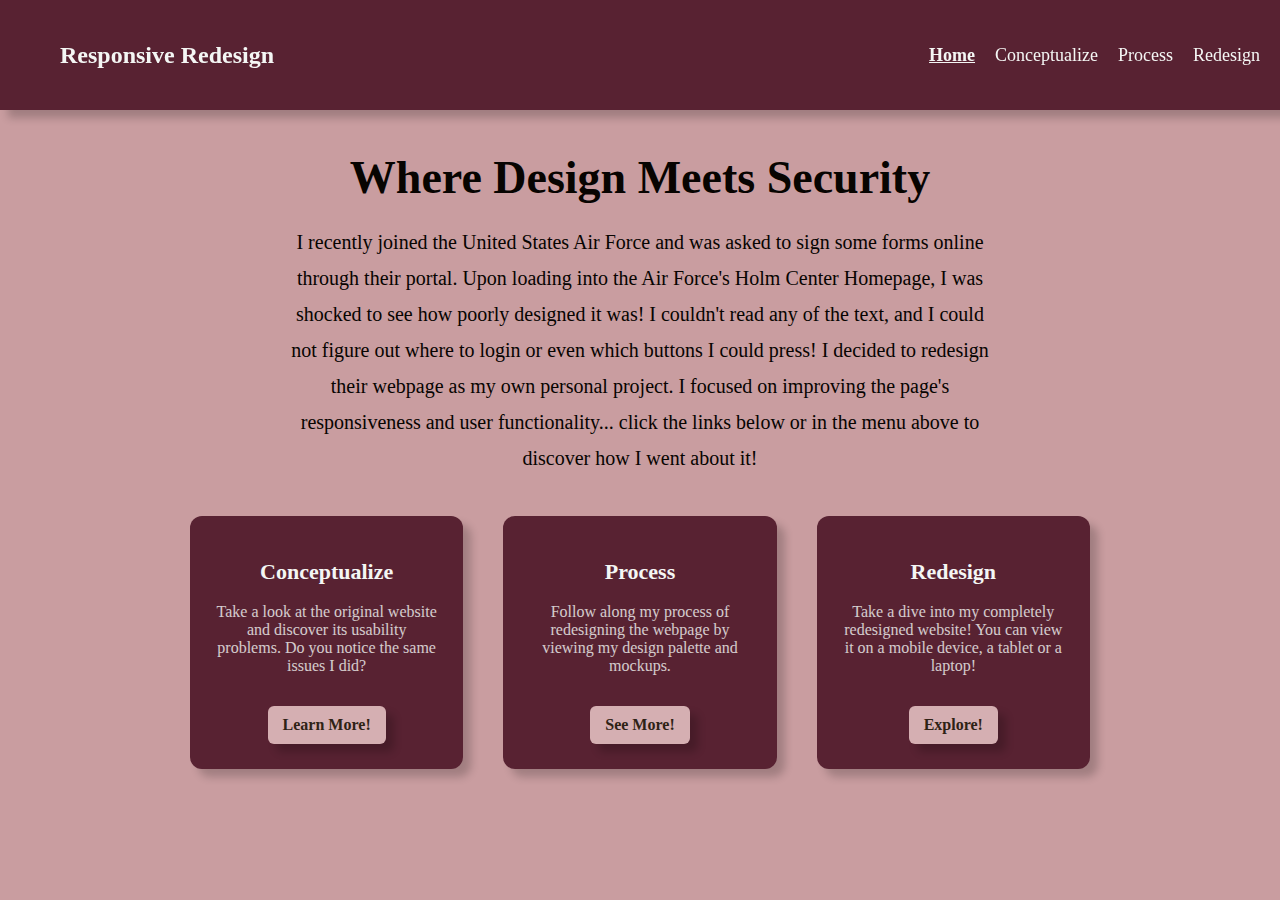
<file: index.html>
<!-- TO RUN IN BROWSER:
    1. Install vscode extension Name: open in `browser open-in-browser` by TechER
    2. Right click html file and either run in default browser or another browser
  -->


<!DOCTYPE html>
<html lang="en">
  <head>
    <meta name="viewport" content="width=device-width, initial-scale=1.0" />
    <title>Responsive Redesign Homepage</title>
    <!-- import CSS styles -->
    <link rel="stylesheet" href="styles.css" /> 
  </head>

  <!-- page content goes into <body> -->
  <body>
    <header>
      <div class="logo">Responsive Redesign</div>
      <nav>
        <ul>
          <li><a href="index.html" class="active">Home</a></li>
          <li><a href="conceptualize.html">Conceptualize</a></li>
          <li><a href="process.html">Process</a></li>
          <li><a href="redesign.html">Redesign</a></li>
        </ul>
      </nav>
    </header>

    <main class="intro">
      <h1>Where Design Meets Security</h1>
      <p>I recently joined the United States Air Force and was asked to sign some forms online through their portal. Upon loading into
        the Air Force's Holm Center Homepage, I was shocked to see how poorly designed it was! I couldn't read any of the text, and I could not
        figure out where to login or even which buttons I could press! I decided to redesign their webpage as my own personal project.
        I focused on improving the page's responsiveness and user functionality... click the links below or in the menu above to discover
        how I went about it!
      </p>
    </main>


    <section class="previews">
      <div class="preview">
          <h2>Conceptualize</h2>
          <p>Take a look at the original website and discover its usability problems. Do you notice the same issues I did?</p>
          <a href="conceptualize.html" class="button">Learn More!</a>
      </div>
      <div class="preview">
          <h2>Process</h2>
          <p>Follow along my process of redesigning the webpage by viewing my design palette and mockups.</p>
          <a href="process.html" class="button">See More!</a>
      </div>
      <div class="preview">
          <h2>Redesign</h2>
          <p>Take a dive into my completely redesigned website! You can view it on a mobile device, a tablet or a laptop!</p>
          <a href="redesign.html" class="button">Explore!</a>
      </div>
    </section>
  
  </body>

</html>
</file>
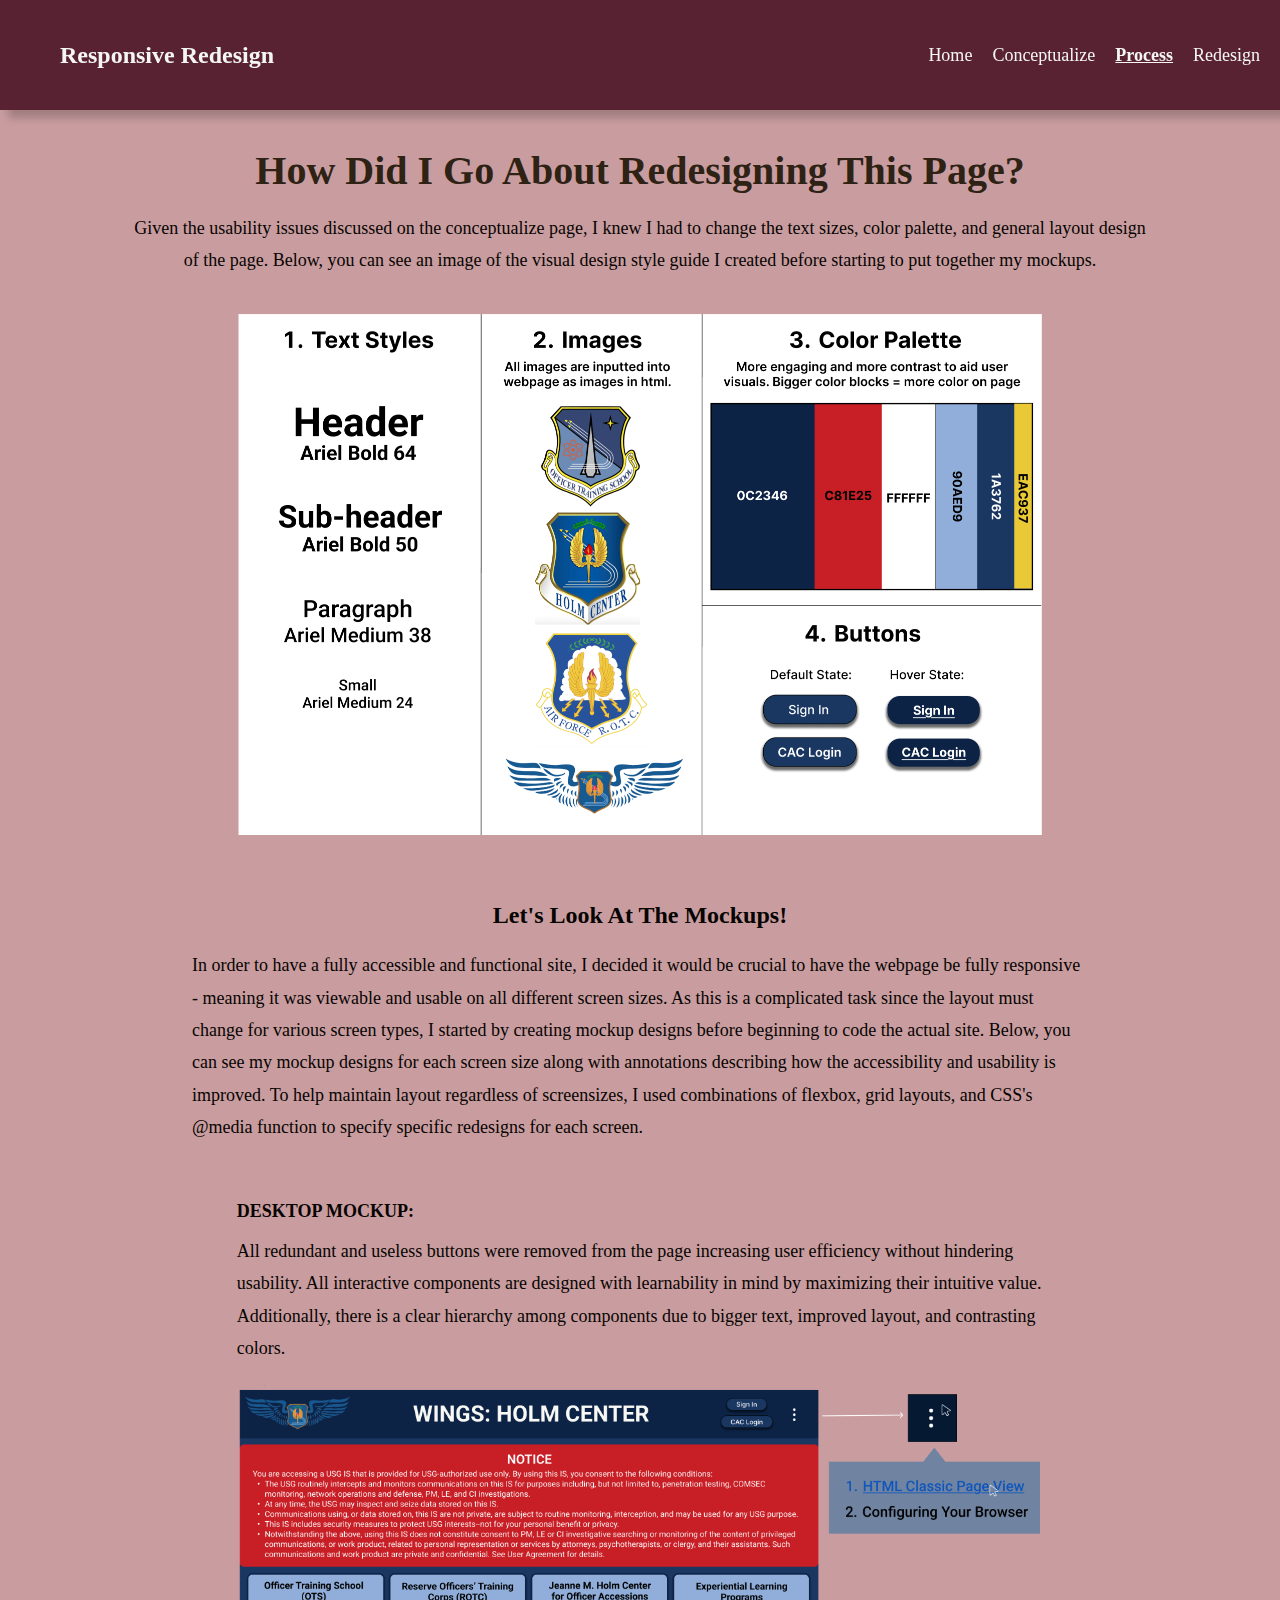
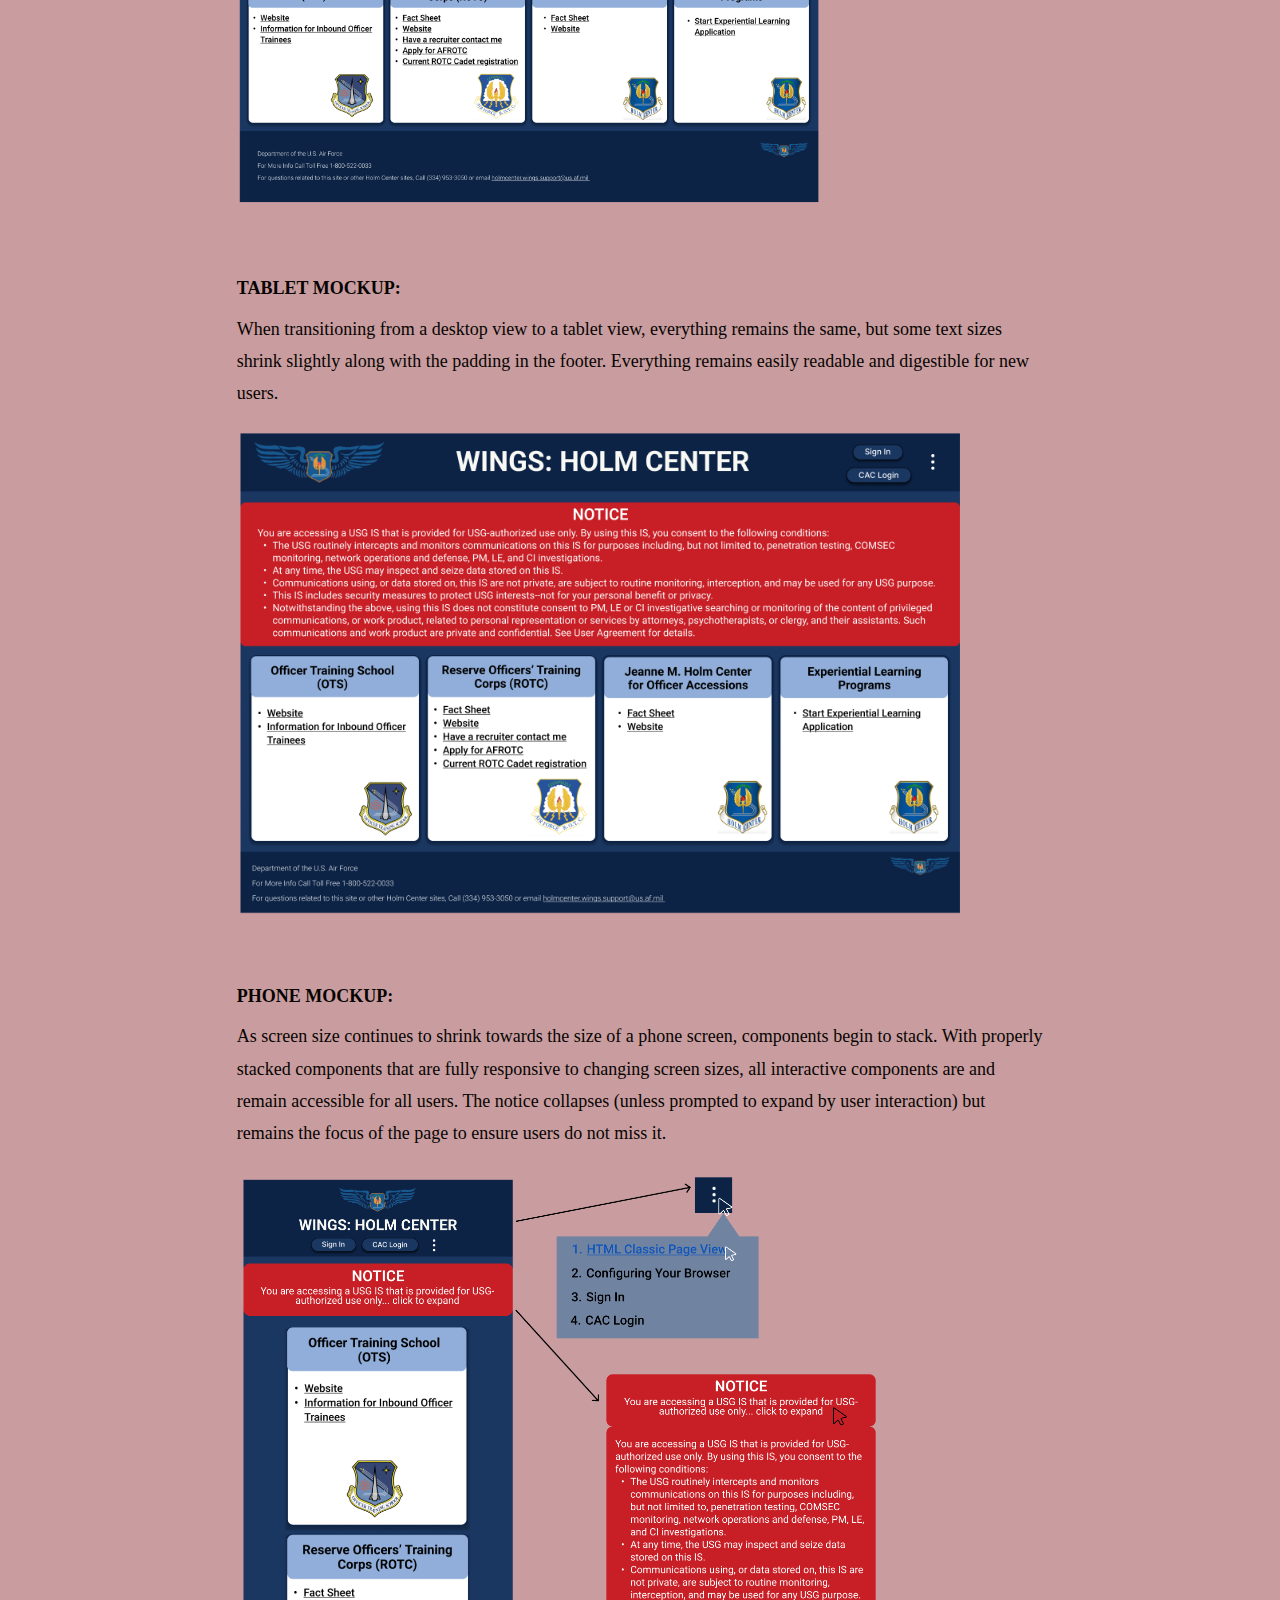
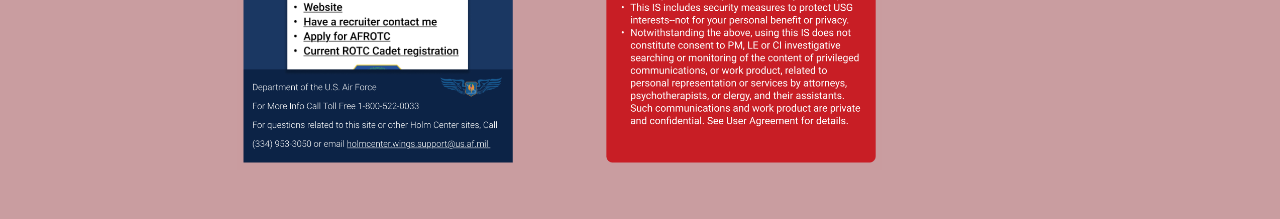
<file: process.html>
<!-- TO RUN IN BROWSER:
    1. Install vscode extension Name: open in `browser open-in-browser` by TechER
    2. Right click html file and either run in default browser or another browser
  -->


  <!DOCTYPE html>
  <html lang="en">
    <head>
      <meta name="viewport" content="width=device-width, initial-scale=1.0" />
      <title>Responsive Redesign Homepage</title>
      <!-- import CSS styles -->
      <link rel="stylesheet" href="styles.css" /> 
    </head>
  
    <!-- page content goes into <body> -->
    <body>
      <header>
        <div class="logo">Responsive Redesign</div>
        <nav>
          <ul>
            <li><a href="index.html">Home</a></li>
            <li><a href="conceptualize.html">Conceptualize</a></li>
            <li><a href="process.html" class="active">Process</a></li>
            <li><a href="redesign.html">Redesign</a></li>
          </ul>
        </nav>
      </header>

      <main class="title">
        <h1>How Did I Go About Redesigning This Page?</h1>
        <p>Given the usability issues discussed on the conceptualize page, I knew I had to change the text sizes, color 
          palette, and general layout design of the page. Below, you can see an image of the visual 
          design style guide I created before starting to put together my mockups.</p>
        <section class="image-process">
          <img src="./assets/design-palette.png" alt="Image of Palette" class="palette-image">
        </section>
      </main>

      <main class="content">
        <h2>Let's Look At The Mockups!</h2>
        <p>In order to have a fully accessible and functional site, I decided it would be crucial to have the webpage be fully responsive - 
          meaning it was viewable and usable on all different screen sizes. As this is a complicated task since the layout must change for various
          screen types, I started by creating mockup designs before beginning to code the actual site. Below, you can see my mockup designs
          for each screen size along with annotations describing how the accessibility and usability is improved. To help maintain layout regardless of
          screensizes, I used combinations of flexbox, grid layouts, and CSS's @media function to specify specific redesigns for each screen.
        </p>
        <br>
        <section class="mockup-box">
          <p class="mockup-title">DESKTOP MOCKUP:</p>
          <p>All redundant and useless buttons were removed from the page increasing user efficiency without hindering 
            usability. All interactive components are designed with learnability in mind by maximizing their intuitive value. Additionally, 
            there is a clear hierarchy among components due to bigger text, improved layout, and contrasting colors.</p>
          <img src="./assets/desktop-mockup.png" alt="Image of Desktop Mockup" class="mockup-1">
          <br>
          <br>
          <br>
          <p class="mockup-title">TABLET MOCKUP:</p>
          <p>When transitioning from a desktop view to a tablet view, everything remains the same, but some text sizes shrink 
            slightly along with the padding in the footer. Everything remains easily readable and digestible for new users.</p>
          <img src="./assets/tablet-mockup.png" alt="Image of Tablet Mockup" class="mockup-2">
          <br>
          <br>
          <br>
          <p class="mockup-title">PHONE MOCKUP:</p>
          <p>As screen size continues to shrink towards the size of a phone screen, components begin to stack. With properly 
            stacked components that are fully responsive to changing screen sizes, all interactive components are and 
            remain accessible for all users. The notice collapses (unless prompted to expand by user interaction) but remains 
            the focus of the page to ensure users do not miss it.</p>
          <img src="./assets/phone-mockup.png" alt="Image of Phone Mockup" class="mockup-3">
          <br>
          <br>
        </section>
      </main>
    
    </body>
  
  </html>
</file>
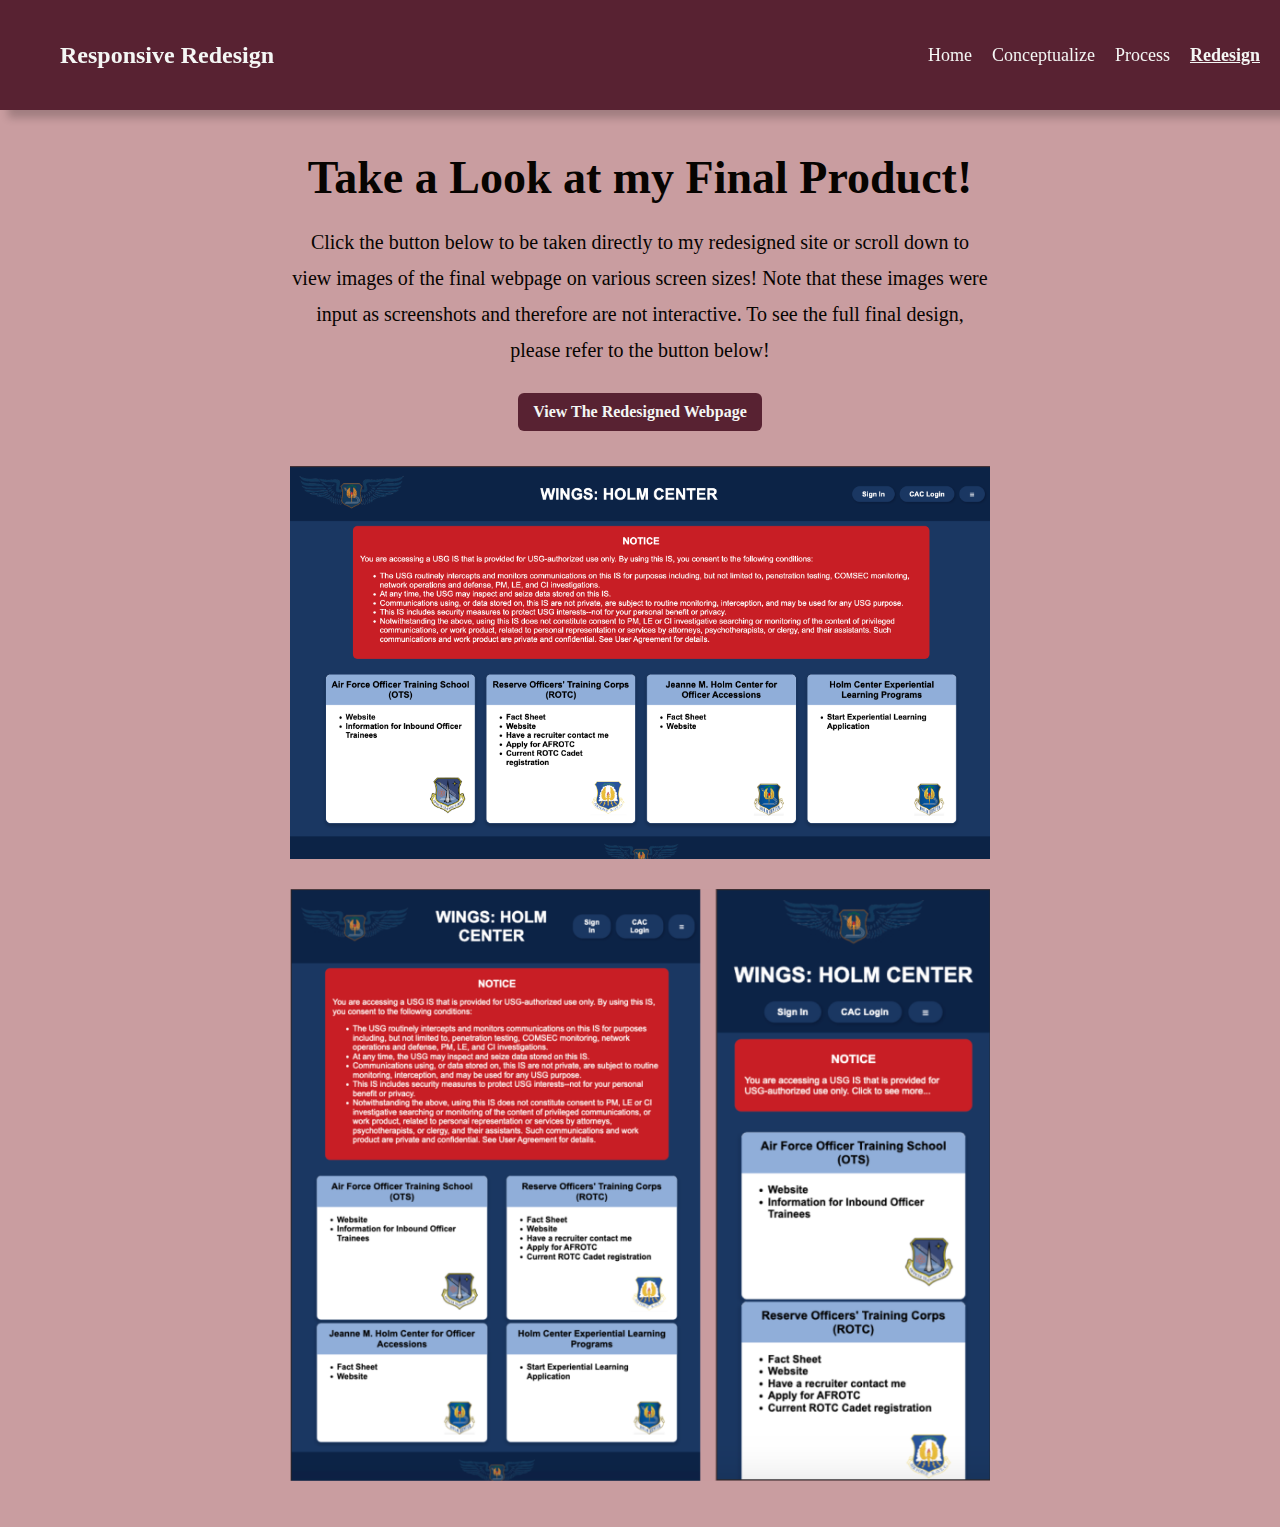
<file: redesign.html>
<!-- TO RUN IN BROWSER:
    1. Install vscode extension Name: open in `browser open-in-browser` by TechER
    2. Right click html file and either run in default browser or another browser
  -->


  <!DOCTYPE html>
  <html lang="en">
    <head>
      <meta name="viewport" content="width=device-width, initial-scale=1.0" />
      <title>Responsive Redesign Homepage</title>
      <!-- import CSS styles -->
      <link rel="stylesheet" href="styles.css" /> 
    </head>
  
    <!-- page content goes into <body> -->
    <body>
      <header>
        <div class="logo">Responsive Redesign</div>
        <nav>
          <ul>
            <li><a href="index.html">Home</a></li>
            <li><a href="conceptualize.html">Conceptualize</a></li>
            <li><a href="process.html">Process</a></li>
            <li><a href="redesign.html" class="active">Redesign</a></li>
          </ul>
        </nav>
      </header>
  
      <main class="intro">
        <h1>Take a Look at my Final Product!</h1>
        <p>Click the button below to be taken directly to my redesigned site or scroll down to view images of the final webpage on 
          various screen sizes! Note that these images were input as screenshots and therefore are not interactive. To see the full
        final design, please refer to the button below!</p>
        <a href="https://sophiasokolowsky.github.io/responsive-redesign-site/" target="_blank">View The Redesigned Webpage</a>
        <section class="final-box">
            <img src="./assets/final-desktop.png" alt="Image of final website 1" class="final-desktop">
            <img src="./assets/final-tablet-and-phone.png" alt="Image of final website 2" class="final-tablet-and-phone">
        </section>
        <br>
        <br>
      </main>
  
    
    </body>
  
  </html>
</file>
<file: styles.css>
body {
  background-color: #86212871;
  color: rgb(7, 4, 1);
  font-family: serif;
  margin: 0;
  padding: 0;
  display: flex;
  flex-direction: column;
  align-items: center;
  padding-top: 80px;
}

header {
  background-color: #582232;
  box-shadow: 8px 8px 8px rgba(0, 0, 0, 0.2);
  display: flex;
  justify-content: space-between;
  align-items: center;
  width: 100%;
  padding: 20px;
  position: fixed;
  top: 0;
  left: 0;
  height: 70px;
  z-index: 10;
}

.logo {
  font-size: 24px;
  font-weight: bold;
  margin-left: 40px;
  color: #F4F6F4;
}

nav ul {
  list-style: none;
  display: flex;
  gap: 20px;
  padding: 0;
  margin-right: 40px;
}

nav ul li {
  display: inline;
}

nav ul li a {
  text-decoration: none;
  color: #F4F6F4;
  font-size: 18px;
}

nav ul li a.active {
  text-decoration: underline;
  font-weight: bold;
}

.intro {
  text-align: center;
  margin-top: 40px;
  max-width: 700px;
}

.intro h1 {
  font-size: 46px;
  font-weight: bold;
  color: rgb(7, 4, 1);
  margin-bottom: 15px;
}

.intro p {
  font-size: 20px;
  line-height: 1.8;
}

.previews {
  display: flex;
  justify-content: center;
  gap: 40px;
  margin-top: 20px;
  max-width: 900px;
  margin-bottom: 40px;
}

.preview {
  background-color: #582232;
  box-shadow: 8px 8px 8px rgba(0, 0, 0, 0.2);
  padding: 25px;
  border-radius: 12px;
  text-align: center;
  width: 260px;
  transition: transform 0.2s ease-in-out;
}

.preview:hover {
  transform: translateY(-5px);
}

.preview h2 {
  font-size: 22px;
  color: #F4F6F4;
}

.preview p {
  font-size: 16px;
  opacity: 0.8;
  color: #F4F6F4;
}

.button {
  display: inline-block;
  box-shadow: 8px 8px 8px rgba(0, 0, 0, 0.2);
  margin-top: 15px;
  padding: 10px 15px;
  background-color: #d5afb2;
  color: rgb(46, 34, 21);
  text-decoration: none;
  border-radius: 6px;
  font-weight: bold;
}

.button:hover {
  background-color: #F4F6F4;
}

/*conceptualize page*/

.title {
  text-align: center;
  margin-top: 40px;
  max-width: 80%;
}

.title h1 {
  font-size: 40px;
  font-weight: bold;
  color: rgb(46, 34, 21);
  margin-bottom: 15px;
  text-align: center;
}

.title p {
  font-size: 18px;
  line-height: 1.8;
  text-align: center;
}

.title a {
  display: inline-block;
  margin-top: 5px;
  margin-bottom: 25px;
  padding: 10px 15px;
  background-color: #582232;
  color: #F4F6F4;
  text-decoration: none;
  border-radius: 6px;
  font-weight: bold;
}

.title a:hover {
  background-color: #F4F6F4;
  color: rgb(46, 34, 21);
}

.image-box {
  margin-top: 20px;
  margin-bottom: 40px;
  display: grid;
  gap: 20px;
  width: 90%;
  margin: 10px auto;
}

.og-web-image {
  max-width: 100%;
  height: auto;
  display: block;
}

#buttons {
  display: flex;
  flex-direction: column;
  align-items: center;
  margin-bottom:0px;
}

.button-1 {
  font-size: 20px;
  border: none;
  border-radius: 10px;
  width: 700px;
  height: 100px;
  text-align: center;
  background-color: rgb(46, 34, 21);
  color:#F4F6F4; 
  margin-top: 20px;
  box-shadow: 8px 8px 8px rgba(0, 0, 0, 0.2);
}

.button-1:hover {
  background-color: #f4f6f480; 
  color:rgb(46, 34, 21);
  box-shadow: 8px 8px 8px 4px rgba(0, 0, 0, 0.2);
}

.hidden-box {
  display: none;
  background-color:#a774838a;
  color: rgb(14, 7, 1);
  padding: 15px;
  border-radius: 6px;
  text-align: center;
  width: 550px;
  max-width: 550px;
  line-height: 30px;
  margin-top:0px;
  box-shadow: 8px 8px 8px rgba(0, 0, 0, 0.2);
}

/*process page*/
.image-process {
  display: flex;
  justify-content: center;
  margin-top: 30px;
  margin-bottom: 10px;
}

.palette-image {
  max-width: 80%;
  height: auto;
  display: block;
}

.content {
  text-align: center;
  margin-top: 30px;
  max-width: 70%;
}

.content p {
  font-size: 18px;
  line-height: 1.8;
  text-align: left;
  margin-top: 5px;
}

.mockup-title {
  font-size: 22px;
  font-weight: 600;
  align-self:flex-start;
  margin-bottom: 0px;
}

.mockup-box {
  margin-top: 30px;
  margin-bottom: 40px;
  display: grid;
  gap: 3px;
  width: 90%;
  margin: 10px auto;
}

.mockup-1 {
  max-width: 100%;
  height: auto;
  display: block;
}

.mockup-2 {
  max-width: 90%;
  height: auto;
  display: block;
}

.mockup-3 {
  max-width: 80%;
  height: auto;
  display: block;
}

/*redesign page*/

.intro a {
  display: inline-block;
  margin-top: 5px;
  margin-bottom: 25px;
  padding: 10px 15px;
  background-color: #582232;
  color: #F4F6F4;
  text-decoration: none;
  border-radius: 6px;
  font-weight: bold;
}

.intro a:hover {
  background-color: #F4F6F4;
  color: rgb(46, 34, 21);
}

.final-box {
  display: grid;
  gap: 30px;
  width: 100%;
  margin: 10px auto;
  justify-content: center;
  align-items: center;
}

.final-desktop {
  max-width: 100%;
  height:auto;
  display: block;
}

.final-tablet-and-phone {
  max-width: 100%;
  height:auto;
  display: block;
}
</file>
